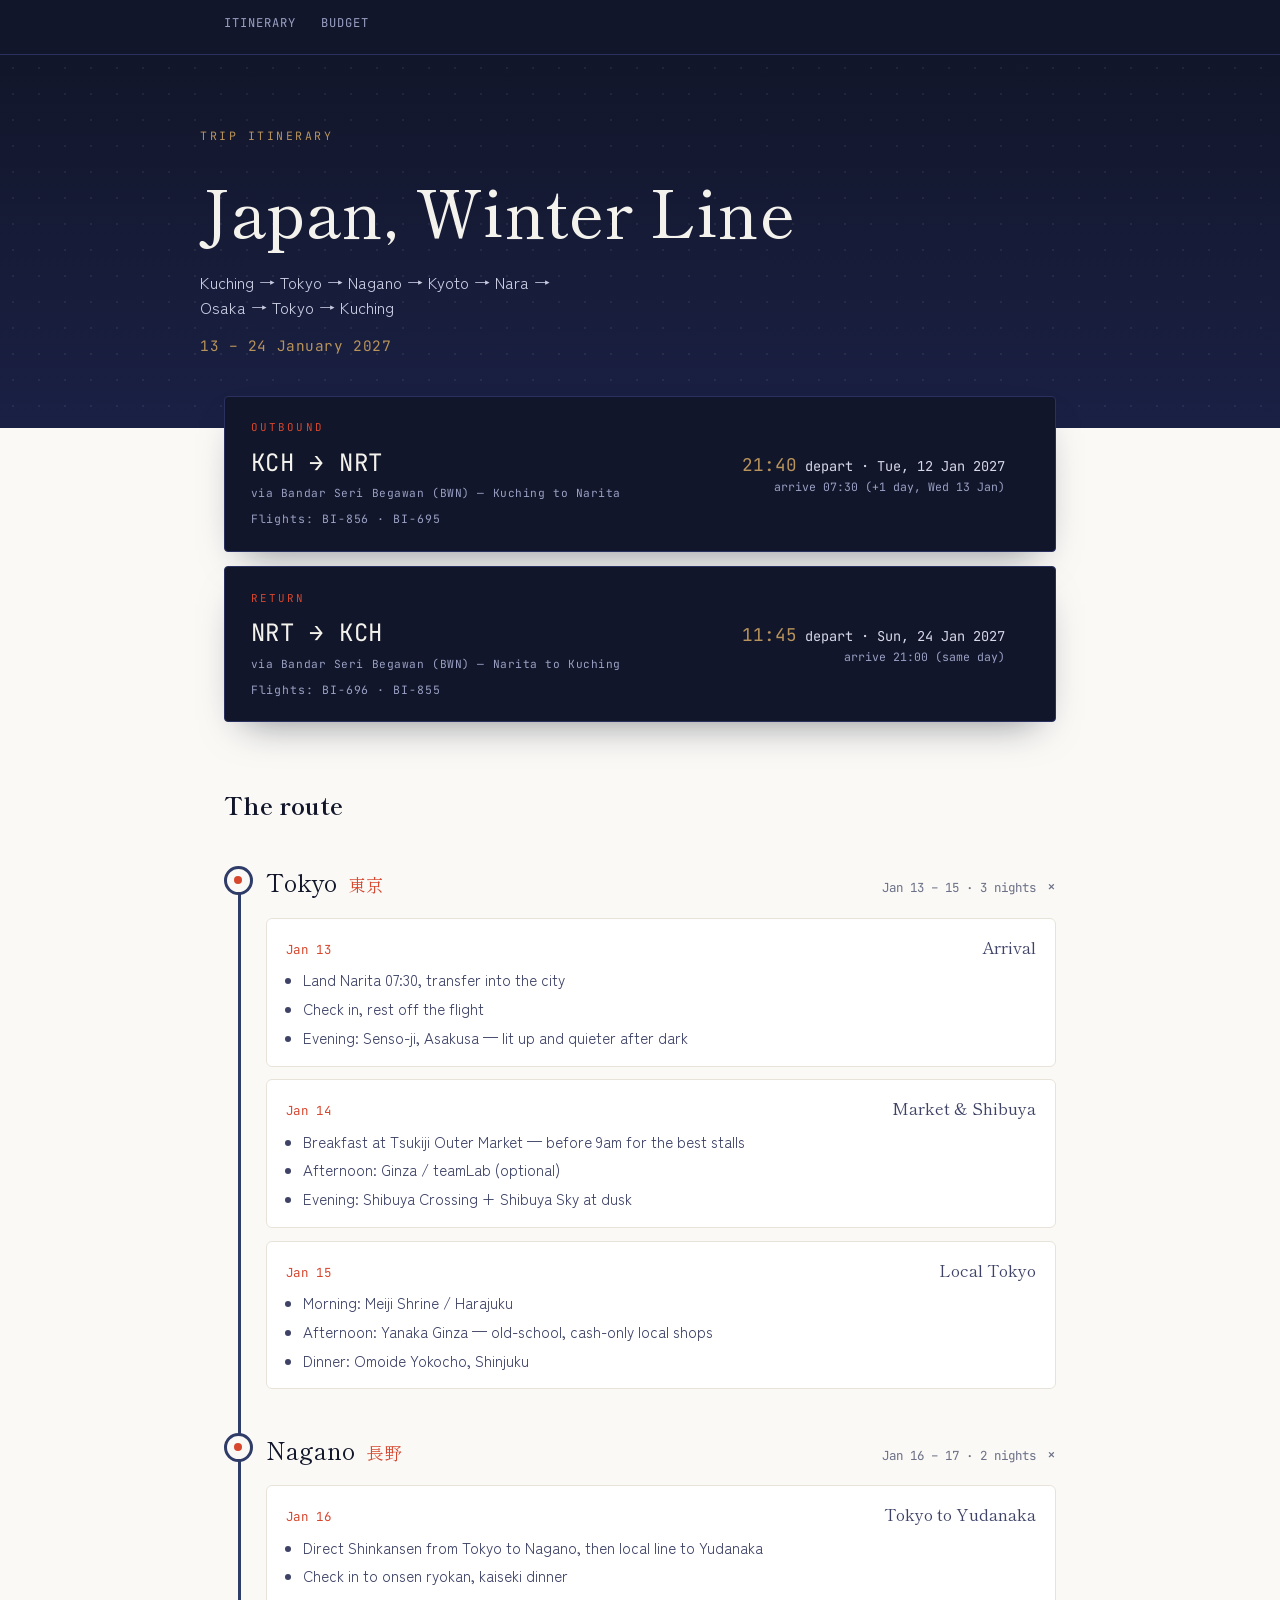
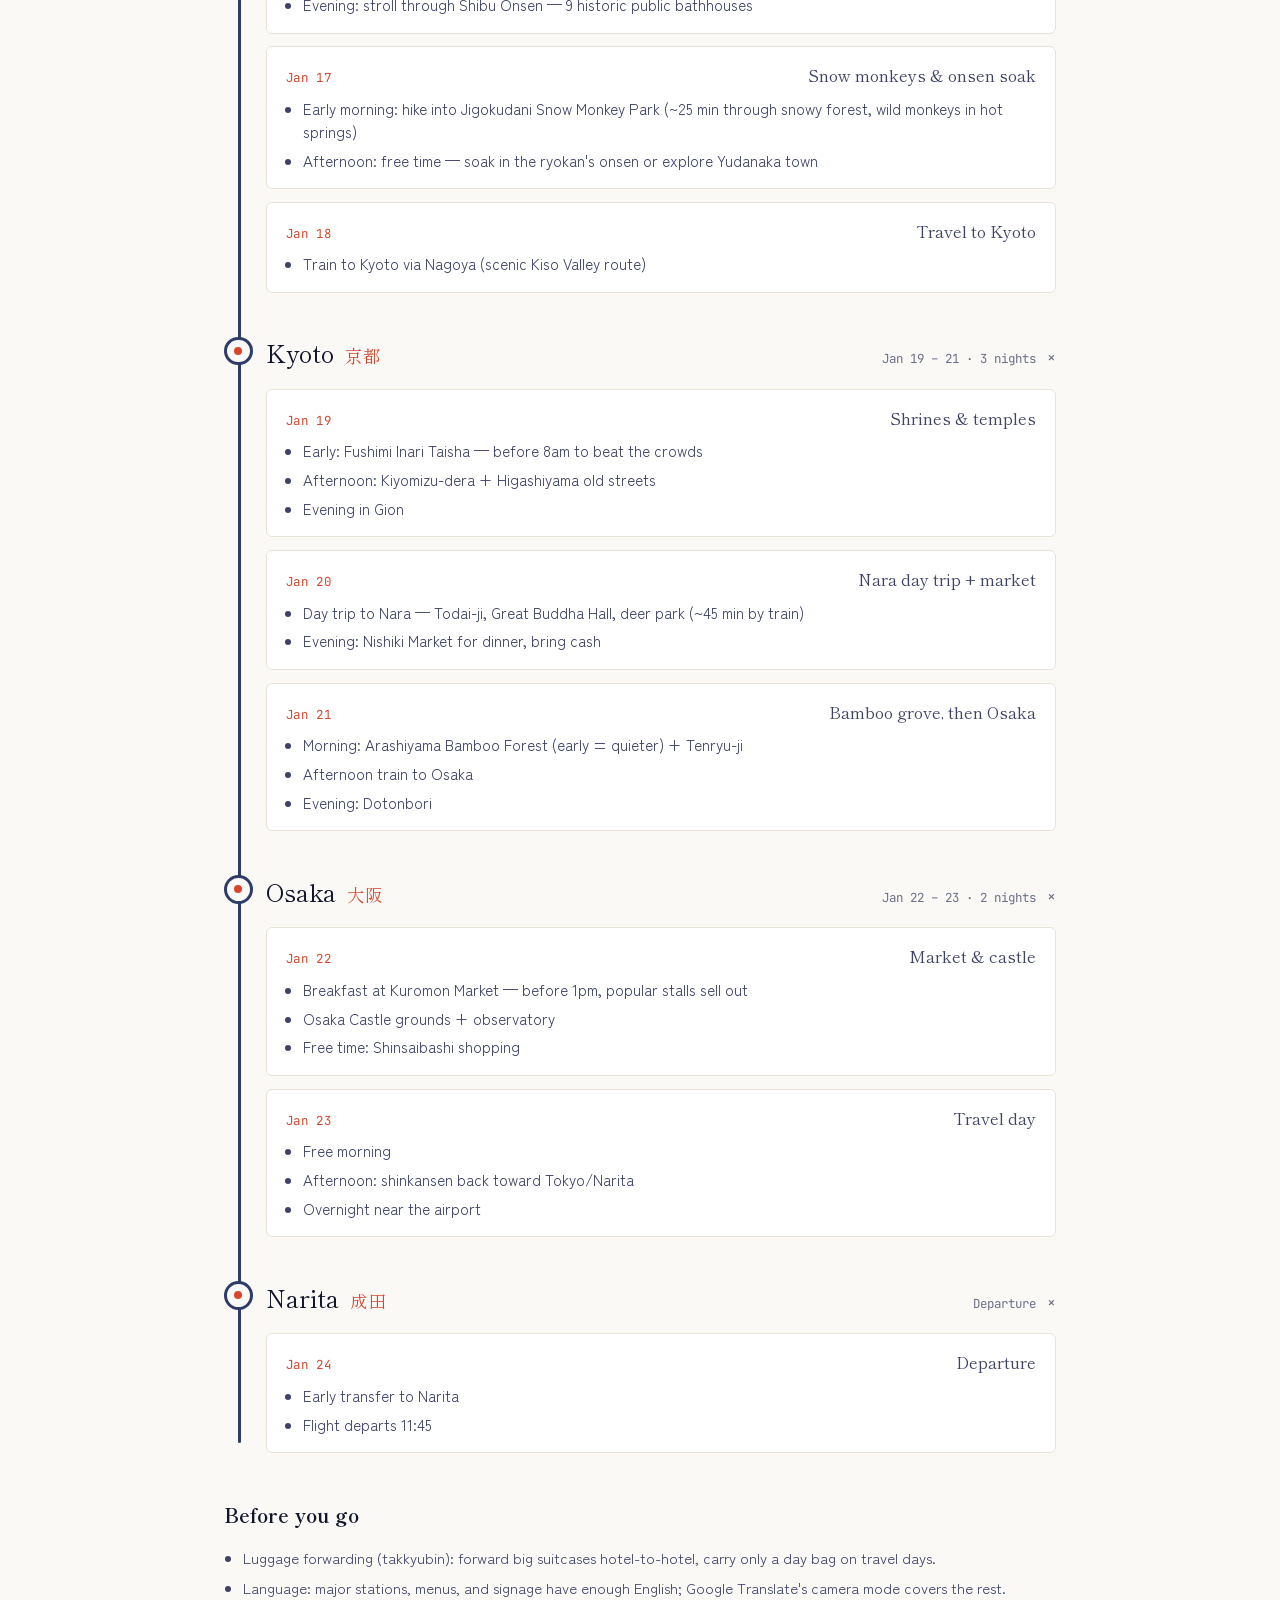
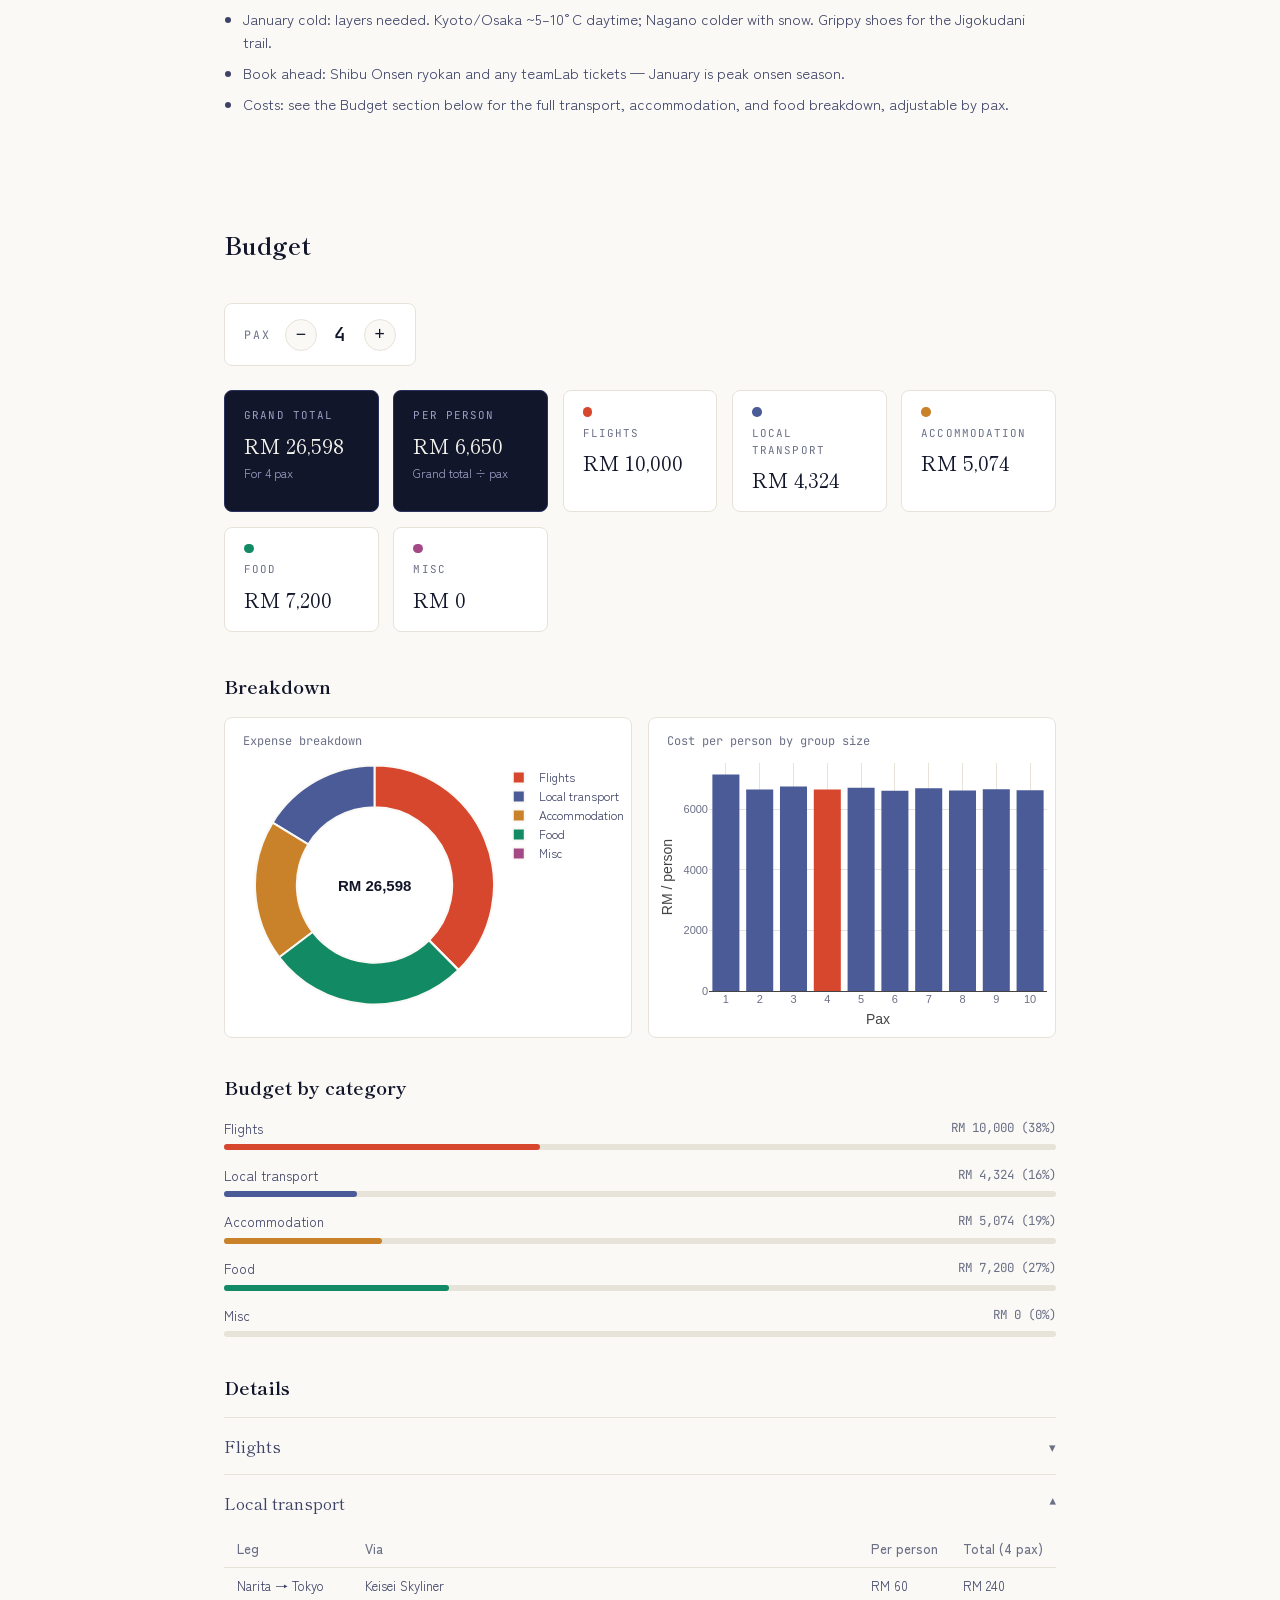
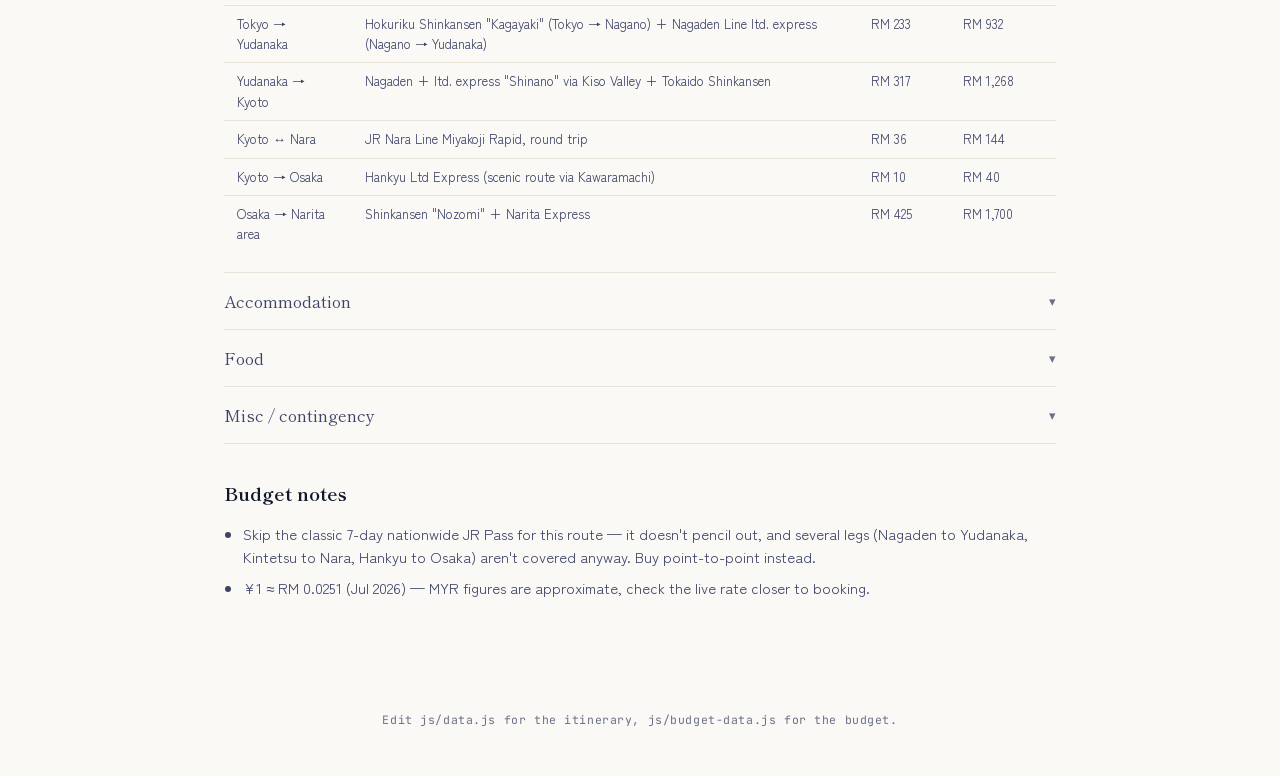
<file: index.html>
<!DOCTYPE html>
<html lang="en">
<head>
<meta charset="UTF-8">
<meta name="viewport" content="width=device-width, initial-scale=1.0">
<title>Japan, Winter Line</title>
<meta name="description" content="Japan trip itinerary and budget, 13–24 January 2027">
<link rel="preconnect" href="https://fonts.googleapis.com">
<link rel="preconnect" href="https://fonts.gstatic.com" crossorigin>
<link href="https://fonts.googleapis.com/css2?family=Shippori+Mincho:wght@500;700&family=Zen+Kaku+Gothic+New:wght@400;500&family=JetBrains+Mono:wght@400;500&display=swap" rel="stylesheet">
<script>document.write('<link rel="stylesheet" href="css/styles.css?v=' + Date.now() + '">');</script>
<script src="https://cdn.plot.ly/plotly-2.32.0.min.js"></script>
</head>
<body>

<nav class="site-nav">
  <div class="site-nav-inner">
    <a class="site-nav-link" href="#itinerary">Itinerary</a>
    <a class="site-nav-link" href="#budget">Budget</a>
  </div>
</nav>

<header class="hero">
  <div class="hero-inner">
    <p class="hero-eyebrow">Trip itinerary</p>
    <h1 id="hero-title">Japan, Winter Line<span class="hero-kanji">日本</span></h1>
    <p class="hero-subtitle" id="hero-subtitle"></p>
    <p class="hero-dates" id="hero-dates"></p>
  </div>
</header>

<div class="board-wrap">
  <div class="board" id="board-outbound"></div>
  <div class="board" id="board-return"></div>
</div>

<main class="line-section">
  <h2 class="line-heading" id="itinerary">The route</h2>
  <div class="route" id="route"></div>
</main>

<section class="notes-section">
  <h2 class="notes-heading">Before you go</h2>
  <ul class="notes-list" id="notes-list"></ul>
</section>

<section class="budget-section" id="budget">
  <h2 class="line-heading">Budget</h2>

  <div class="pax-control">
    <span class="pax-label">Pax</span>
    <button class="pax-btn" id="pax-minus" type="button" aria-label="Remove pax">&minus;</button>
    <span class="pax-count" id="pax-count">4</span>
    <button class="pax-btn" id="pax-plus" type="button" aria-label="Add pax">+</button>
  </div>

  <div class="kpi-grid" id="kpi-grid"></div>

  <h3 class="budget-subheading">Breakdown</h3>
  <div class="charts-row">
    <div class="chart-card" id="chart-donut"></div>
    <div class="chart-card" id="chart-pax"></div>
  </div>

  <h3 class="budget-subheading">Budget by category</h3>
  <div id="progress-bars"></div>

  <h3 class="budget-subheading">Details</h3>
  <div class="expanders" id="expanders"></div>

  <h3 class="budget-subheading">Budget notes</h3>
  <ul class="notes-list" id="budget-notes-list"></ul>
</section>

<footer>Edit js/data.js for the itinerary, js/budget-data.js for the budget.</footer>

<script>
  document.write('<script src="js/data.js?v=' + Date.now() + '"><\/script>');
  document.write('<script src="js/app.js?v=' + Date.now() + '"><\/script>');
  document.write('<script src="js/budget-data.js?v=' + Date.now() + '"><\/script>');
  document.write('<script src="js/budget.js?v=' + Date.now() + '"><\/script>');
</script>
</body>
</html>
</file>
<file: css/styles.css>
/* ---------------------------------------------------------
   Japan, Winter Line — design tokens
   Display: Shippori Mincho / Body: Zen Kaku Gothic New / Data: JetBrains Mono
--------------------------------------------------------- */
:root {
  --ink: #12162a;
  --ink-soft: #3d4266;
  --paper: #faf9f6;
  --card: #ffffff;
  --card-border: #e7e3d9;
  --muted: #6b7086;
  --vermillion: #d6472e;
  --gold: #b8935b;
  --line-color: #2f3c68;
  --focus: #d6472e;

  --font-display: "Shippori Mincho", serif;
  --font-body: "Zen Kaku Gothic New", "Hiragino Sans", sans-serif;
  --font-mono: "JetBrains Mono", ui-monospace, monospace;
}

* { box-sizing: border-box; }

@media (prefers-reduced-motion: reduce) {
  *, *::before, *::after {
    animation-duration: 0.001ms !important;
    transition-duration: 0.001ms !important;
  }
}

html { scroll-behavior: smooth; }

body {
  margin: 0;
  background: var(--paper);
  color: var(--ink);
  font-family: var(--font-body);
  line-height: 1.55;
  -webkit-font-smoothing: antialiased;
}

a { color: inherit; }

:focus-visible {
  outline: 2px solid var(--focus);
  outline-offset: 3px;
}

/* ---------------- Site nav ---------------- */

.site-nav {
  background: var(--ink);
  border-bottom: 1px solid #2a3060;
}

.site-nav-inner {
  max-width: 880px;
  margin: 0 auto;
  display: flex;
  gap: 1.6rem;
  padding: 0.9rem 1.5rem;
}

.site-nav-link {
  font-family: var(--font-mono);
  font-size: 0.76rem;
  letter-spacing: 0.08em;
  text-transform: uppercase;
  color: #9aa0c4;
  text-decoration: none;
  padding-bottom: 0.3rem;
  border-bottom: 2px solid transparent;
}

.site-nav-link:hover { color: #f4f2ec; }

/* ---------------- Hero / header ---------------- */

.hero {
  background: linear-gradient(180deg, var(--ink) 0%, #1a2044 100%);
  color: #f4f2ec;
  padding: 4.5rem 1.5rem 3.5rem;
  position: relative;
  overflow: hidden;
}

.hero::before {
  content: "";
  position: absolute;
  inset: 0;
  background-image: radial-gradient(circle, rgba(244,242,236,0.55) 1px, transparent 1px);
  background-size: 26px 26px;
  opacity: 0.12;
  pointer-events: none;
}

.hero-inner {
  max-width: 880px;
  margin: 0 auto;
  position: relative;
}

.hero-eyebrow {
  font-family: var(--font-mono);
  font-size: 0.72rem;
  letter-spacing: 0.22em;
  text-transform: uppercase;
  color: var(--gold);
  margin: 0 0 1rem;
}

.hero h1 {
  font-family: var(--font-display);
  font-weight: 500;
  font-size: clamp(2.4rem, 6vw, 4rem);
  margin: 0 0 0.6rem;
  letter-spacing: 0.01em;
}

.hero-kanji {
  font-family: var(--font-display);
  font-size: 0.42em;
  color: var(--vermillion);
  margin-left: 0.5rem;
  vertical-align: middle;
}

.hero-subtitle {
  font-size: 1.02rem;
  color: #c8cbe0;
  max-width: 46ch;
  margin: 0 0 0.4rem;
}

.hero-dates {
  font-family: var(--font-mono);
  font-size: 0.9rem;
  color: var(--gold);
  letter-spacing: 0.04em;
}

/* ---------------- Flight boards ---------------- */

.board-wrap {
  max-width: 880px;
  margin: -2rem auto 0;
  padding: 0 1.5rem;
  position: relative;
  z-index: 2;
}

.board {
  background: var(--ink);
  color: #f4f2ec;
  border-radius: 4px;
  padding: 1.4rem 1.6rem;
  display: grid;
  grid-template-columns: auto 1fr auto;
  gap: 0.5rem 1.5rem;
  align-items: center;
  box-shadow: 0 18px 40px -20px rgba(18, 22, 42, 0.55);
  border: 1px solid #2a3060;
}

.board + .board { margin-top: 0.9rem; }

.board-label {
  font-family: var(--font-mono);
  font-size: 0.68rem;
  letter-spacing: 0.2em;
  text-transform: uppercase;
  color: var(--vermillion);
  grid-column: 1 / -1;
}

.board-route {
  font-family: var(--font-mono);
  font-size: clamp(1.1rem, 3vw, 1.5rem);
  letter-spacing: 0.03em;
}

.board-route .via {
  display: block;
  font-size: 0.7rem;
  color: #9aa0c4;
  letter-spacing: 0.05em;
  margin-top: 0.25rem;
}

.board-times {
  font-family: var(--font-mono);
  text-align: right;
  font-size: 0.85rem;
  color: #d7d9ea;
}

.board-times .depart { color: var(--gold); font-size: 1.1rem; }
.board-times .arrive-note { display: block; color: #9aa0c4; font-size: 0.72rem; }

.board-flights {
  grid-column: 1 / -1;
  font-family: var(--font-mono);
  font-size: 0.72rem;
  color: #9aa0c4;
  letter-spacing: 0.08em;
}

/* ---------------- Rail line / timeline ---------------- */

.line-section {
  max-width: 880px;
  margin: 0 auto;
  padding: 4rem 1.5rem 2rem;
}

.line-heading {
  font-family: var(--font-display);
  font-size: 1.5rem;
  margin: 0 0 2.5rem;
  color: var(--ink);
}

.route {
  position: relative;
  padding-left: 2.6rem;
}

.route::before {
  content: "";
  position: absolute;
  left: 0.9rem;
  top: 0.6rem;
  bottom: 0.6rem;
  width: 3px;
  background: var(--line-color);
  border-radius: 2px;
}

.stop {
  position: relative;
  margin-bottom: 2.6rem;
}

.stop:last-child { margin-bottom: 0; }

.stop-marker {
  position: absolute;
  left: -2.6rem;
  top: 0.15rem;
  width: 1.8rem;
  height: 1.8rem;
  border-radius: 50%;
  background: var(--paper);
  border: 3px solid var(--line-color);
  display: flex;
  align-items: center;
  justify-content: center;
}

.stop-marker::after {
  content: "";
  width: 0.5rem;
  height: 0.5rem;
  border-radius: 50%;
  background: var(--vermillion);
}

.stop-head {
  display: flex;
  align-items: baseline;
  gap: 0.7rem;
  flex-wrap: wrap;
  background: none;
  border: none;
  padding: 0;
  cursor: pointer;
  text-align: left;
  width: 100%;
  color: inherit;
  font: inherit;
}

.stop-city {
  font-family: var(--font-display);
  font-size: 1.5rem;
}

.stop-kanji {
  font-family: var(--font-display);
  font-size: 1.1rem;
  color: var(--vermillion);
}

.stop-nights {
  font-family: var(--font-mono);
  font-size: 0.78rem;
  color: var(--muted);
  margin-left: auto;
  white-space: nowrap;
}

.stop-toggle {
  font-family: var(--font-mono);
  font-size: 0.9rem;
  color: var(--muted);
  transition: transform 0.2s ease;
  transform: rotate(0deg);
}

.stop.is-open .stop-toggle { transform: rotate(45deg); }

.stop-days {
  display: grid;
  gap: 0.8rem;
  margin-top: 1.1rem;
  overflow: hidden;
  max-height: 0;
  transition: max-height 0.35s ease;
}

.stop.is-open .stop-days {
  max-height: 2000px;
}

.day-card {
  background: var(--card);
  border: 1px solid var(--card-border);
  border-radius: 6px;
  padding: 1rem 1.2rem;
}

.day-card-head {
  display: flex;
  justify-content: space-between;
  align-items: baseline;
  gap: 1rem;
  margin-bottom: 0.5rem;
}

.day-date {
  font-family: var(--font-mono);
  font-size: 0.78rem;
  color: var(--vermillion);
  letter-spacing: 0.05em;
}

.day-label {
  font-family: var(--font-display);
  font-size: 1.02rem;
  color: var(--ink-soft);
}

.day-items {
  margin: 0;
  padding-left: 1.1rem;
  color: var(--ink-soft);
  font-size: 0.94rem;
}

.day-items li + li { margin-top: 0.35rem; }

/* ---------------- Where to stay ---------------- */

.stay-list {
  display: grid;
  gap: 1rem;
  grid-template-columns: repeat(auto-fit, minmax(260px, 1fr));
}

.stay-card {
  background: var(--card);
  border: 1px solid var(--card-border);
  border-radius: 6px;
  padding: 1rem 1.2rem;
}

.stay-city {
  font-family: var(--font-display);
  font-size: 1.05rem;
  color: var(--ink);
  margin-bottom: 0.7rem;
}

.stay-options {
  list-style: none;
  margin: 0;
  padding: 0;
  display: grid;
  gap: 0.7rem;
}

.stay-options li + li {
  padding-top: 0.7rem;
  border-top: 1px solid var(--card-border);
}

.stay-option-head {
  display: flex;
  justify-content: space-between;
  align-items: baseline;
  gap: 0.8rem;
  flex-wrap: wrap;
}

.stay-name {
  font-size: 0.94rem;
  color: var(--ink-soft);
  font-weight: 500;
}

.stay-price {
  font-family: var(--font-mono);
  font-size: 0.76rem;
  color: var(--vermillion);
  white-space: nowrap;
}

.stay-note {
  font-size: 0.84rem;
  color: var(--muted);
  margin-top: 0.2rem;
}

/* ---------------- Notes / footer ---------------- */

.notes-section {
  max-width: 880px;
  margin: 0 auto;
  padding: 1rem 1.5rem 5rem;
}

.notes-heading {
  font-family: var(--font-display);
  font-size: 1.2rem;
  margin: 0 0 1rem;
}

.notes-list {
  padding-left: 1.2rem;
  color: var(--ink-soft);
  font-size: 0.92rem;
}

.notes-list li + li { margin-top: 0.5rem; }

footer {
  text-align: center;
  font-family: var(--font-mono);
  font-size: 0.72rem;
  color: var(--muted);
  padding: 2rem 1.5rem 3rem;
  letter-spacing: 0.05em;
}

/* ---------------- Budget section ---------------- */

.budget-section {
  max-width: 880px;
  margin: 0 auto;
  padding: 1rem 1.5rem 4rem;
}

.budget-subheading {
  font-family: var(--font-display);
  font-size: 1.15rem;
  color: var(--ink);
  margin: 2.2rem 0 1rem;
}

.pax-control {
  display: flex;
  align-items: center;
  gap: 0.9rem;
  background: var(--card);
  border: 1px solid var(--card-border);
  border-radius: 8px;
  padding: 0.9rem 1.2rem;
  margin-bottom: 1.5rem;
  width: fit-content;
}

.pax-label {
  font-family: var(--font-mono);
  font-size: 0.72rem;
  letter-spacing: 0.15em;
  text-transform: uppercase;
  color: var(--muted);
}

.pax-btn {
  width: 2rem;
  height: 2rem;
  border-radius: 50%;
  border: 1px solid var(--card-border);
  background: var(--paper);
  color: var(--ink);
  font-size: 1.1rem;
  line-height: 1;
  cursor: pointer;
}

.pax-btn:hover:not(:disabled) { border-color: var(--vermillion); color: var(--vermillion); }
.pax-btn:disabled { opacity: 0.35; cursor: not-allowed; }

.pax-count {
  font-family: var(--font-mono);
  font-size: 1.2rem;
  font-weight: 500;
  min-width: 1.5ch;
  text-align: center;
}

.kpi-grid {
  display: grid;
  grid-template-columns: repeat(auto-fit, minmax(150px, 1fr));
  gap: 0.9rem;
  margin-bottom: 2.5rem;
}

.kpi-card {
  background: var(--card);
  border: 1px solid var(--card-border);
  border-radius: 8px;
  padding: 1rem 1.2rem;
  position: relative;
}

.kpi-card-headline {
  background: var(--ink);
  border-color: #2a3060;
}

.kpi-card-headline .kpi-label,
.kpi-card-headline .kpi-sub { color: #9aa0c4; }
.kpi-card-headline .kpi-value { color: #f4f2ec; }

.kpi-swatch {
  width: 0.6rem;
  height: 0.6rem;
  border-radius: 50%;
  margin-bottom: 0.5rem;
}

.kpi-label {
  font-family: var(--font-mono);
  font-size: 0.68rem;
  letter-spacing: 0.1em;
  text-transform: uppercase;
  color: var(--muted);
  margin-bottom: 0.3rem;
}

.kpi-value {
  font-family: var(--font-display);
  font-size: 1.3rem;
  color: var(--ink);
}

.kpi-sub {
  font-size: 0.76rem;
  color: var(--muted);
  margin-top: 0.2rem;
}

.charts-row {
  display: grid;
  grid-template-columns: 1fr 1fr;
  gap: 1rem;
  margin-bottom: 1rem;
}

.chart-card {
  background: var(--card);
  border: 1px solid var(--card-border);
  border-radius: 8px;
  padding: 0.6rem;
  overflow: hidden;
}

.progress-wrap { margin: 0.9rem 0; }

.progress-label {
  display: flex;
  justify-content: space-between;
  font-size: 0.84rem;
  color: var(--ink-soft);
  margin-bottom: 0.35rem;
}

.progress-value {
  font-family: var(--font-mono);
  font-size: 0.78rem;
  color: var(--muted);
}

.progress-track {
  background: var(--card-border);
  border-radius: 3px;
  height: 6px;
}

.progress-fill {
  height: 6px;
  border-radius: 3px;
}

.expanders {
  border-top: 1px solid var(--card-border);
  margin-bottom: 1rem;
}

.expander { border-bottom: 1px solid var(--card-border); }

.expander-btn {
  width: 100%;
  background: none;
  border: none;
  cursor: pointer;
  display: flex;
  justify-content: space-between;
  align-items: center;
  padding: 1rem 0;
  font-family: var(--font-display);
  font-size: 1.02rem;
  color: var(--ink-soft);
  text-align: left;
}

.expander-btn:hover { color: var(--ink); }

.expander-arrow {
  font-size: 0.8rem;
  color: var(--muted);
  transition: transform 0.2s ease;
}

.expander.open .expander-arrow { transform: rotate(180deg); }

.expander-body {
  display: none;
  padding-bottom: 1.2rem;
  overflow-x: auto;
}

.expander.open .expander-body { display: block; }

.expander-note {
  font-size: 0.82rem;
  color: var(--muted);
  margin: 0.7rem 0 0;
}

.expanders table {
  width: 100%;
  border-collapse: collapse;
  font-size: 0.82rem;
}

.expanders thead th {
  text-align: left;
  padding: 0.5rem 0.8rem;
  color: var(--muted);
  font-weight: 500;
  border-bottom: 1px solid var(--card-border);
  white-space: nowrap;
}

.expanders tbody td {
  padding: 0.5rem 0.8rem;
  color: var(--ink-soft);
  border-bottom: 1px solid var(--card-border);
  vertical-align: top;
}

.expanders tbody tr:last-child td { border-bottom: none; }

.expanders .stay-list { margin-top: 0.8rem; }

/* ---------------- Responsive ---------------- */

@media (max-width: 560px) {
  .board { grid-template-columns: 1fr; text-align: left; }
  .board-times { text-align: left; }
  .stop-nights { margin-left: 0; }
}

@media (max-width: 680px) {
  .charts-row { grid-template-columns: 1fr; }
}
</file>
